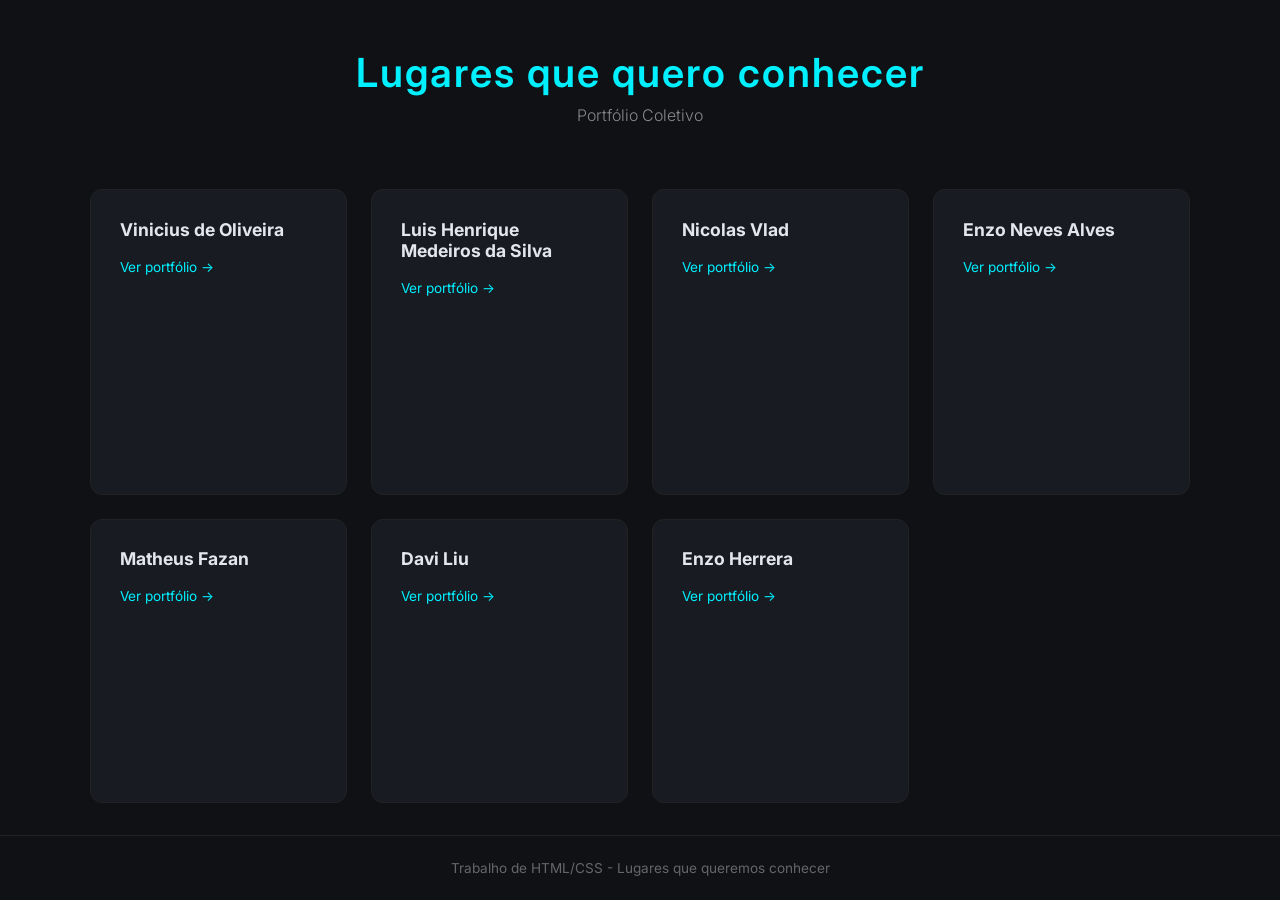
<file: index.html>
<!DOCTYPE html>
<html>
<head>
  <meta charset="UTF-8">
  <meta name="viewport" content="width=device-width, initial-scale=1.0">
  <link rel="stylesheet" href="style.css">
  <link href="https://fonts.googleapis.com/css2?family=Inter:wght@300;400;600&display=swap" rel="stylesheet">
  <title>Lugares que quero conhecer-Hub</title>
</head>

<body>
  <header class="header">
    <h1 class="logo">Lugares que quero conhecer</h1>
    <p class="subtitle">Portfólio Coletivo</p>
  </header>

  <main class="container">
    <section class="grid">

      <a class="card" href="./integrantes/viniciusDeOliveira/index.html">
        <h2>Vinicius de Oliveira</h2>
        <span>Ver portfólio -></span>
      </a>
      
      <a class="card" href="./integrantes/luis/index.html">
        <h2>Luis Henrique Medeiros da Silva</h2>
        <span>Ver portfólio -></span>
      </a>
      
      <a class="card" href="./integrantes/vlad/vlad.html">
        <h2>Nicolas Vlad</h2>
        <span>Ver portfólio -></span>
      </a>
      
      <a class="card" href="./integrantes/enzo neves/index.html">
        <h2>Enzo Neves Alves</h2>
        <span>Ver portfólio -></span>
      </a>
      
      <a class="card" href="./integrantes/matheusFazan/index.html">
        <h2>Matheus Fazan</h2>
        <span>Ver portfólio -></span>
      </a>

      <a class="card" href="./integrantes/Page-DaviLiu/davi.html">
        <h2>Davi Liu</h2>
        <span>Ver portfólio -></span>
      </a>

      <a class="card" href="./integrantes/EnzoHerrera/index.html">
        <h2>Enzo Herrera</h2>
        <span>Ver portfólio -></span>
      </a>
      
    </section>
  </main>

  <footer class="footer">
    <p>Trabalho de HTML/CSS - Lugares que queremos conhecer</p>
  </footer>
</body>
</html>
</file>
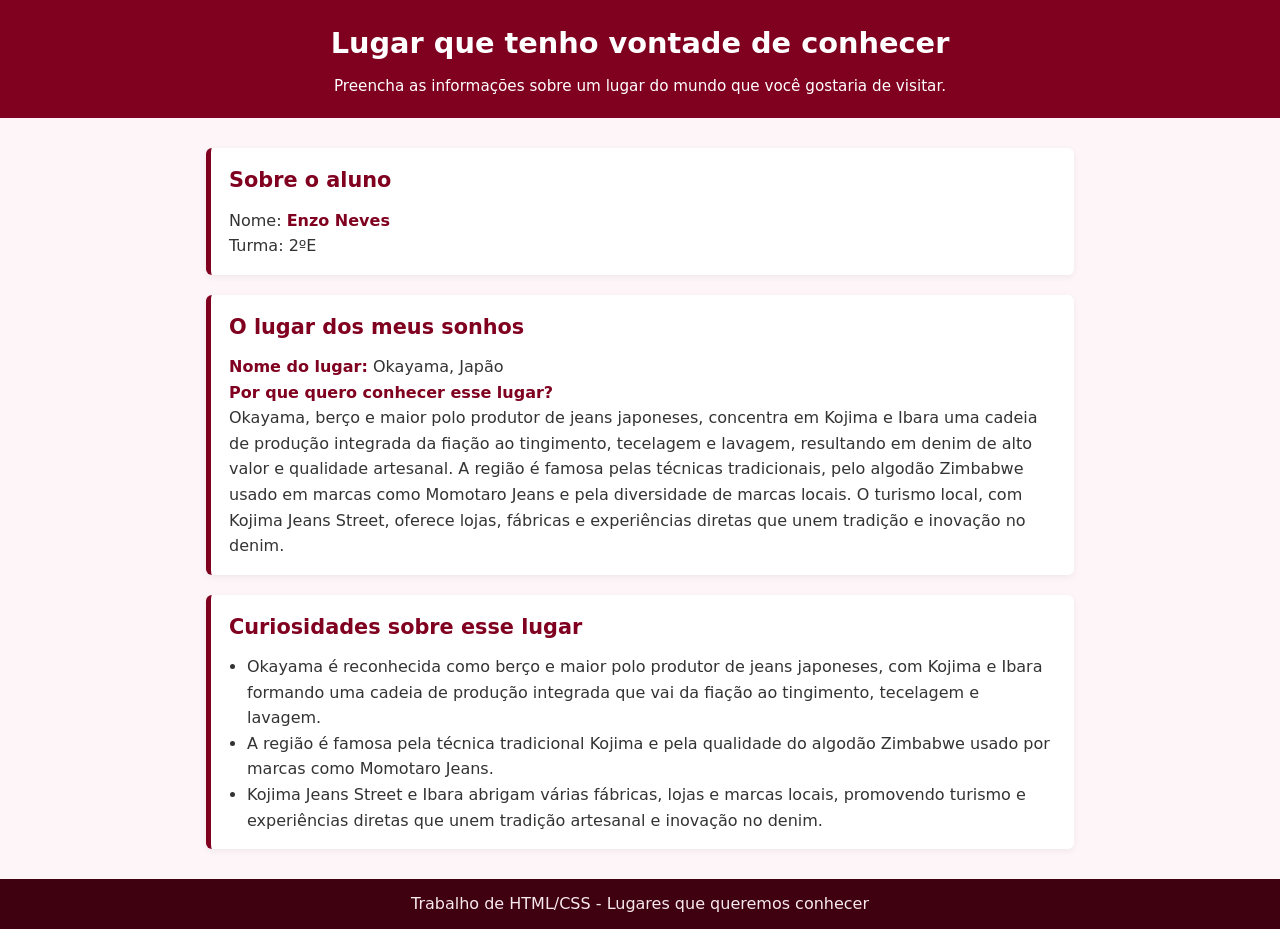
<file: integrantes/enzo neves/index.html>
<!DOCTYPE html>
<html lang="pt-BR">
<head>
    <meta charset="UTF-8">
    <title>Lugar que quero conhecer</title>
    <link rel="stylesheet" href="style.css">
</head>
<body>

<header>
    <h1>Lugar que tenho vontade de conhecer</h1>
    <p>Preencha as informações sobre um lugar do mundo que você gostaria de visitar.</p>
</header>

<main>
    <section id="aluno">
        <h2>Sobre o aluno</h2>
        <p>Nome: <strong>Enzo Neves</strong></p>
        <p>Turma: 2ºE</p>
    </section>

    <section id="lugar">
        <h2>O lugar dos meus sonhos</h2>
        <p><strong>Nome do lugar:</strong> Okayama, Japão</p>
        <p><strong>Por que quero conhecer esse lugar?</strong></p>
        <p>
            Okayama, berço e maior polo produtor de jeans japoneses, concentra em Kojima e Ibara uma cadeia de produção integrada da fiação ao tingimento, tecelagem e lavagem, resultando em denim de alto valor e qualidade artesanal. A região é famosa pelas técnicas tradicionais, pelo algodão Zimbabwe usado em marcas como Momotaro Jeans e pela diversidade de marcas locais. O turismo local, com Kojima Jeans Street, oferece lojas, fábricas e experiências diretas que unem tradição e inovação no denim.
        </p>
    </section>

    <section id="curiosidades">
        <h2>Curiosidades sobre esse lugar</h2>
        <ul>
            <li>Okayama é reconhecida como berço e maior polo produtor de jeans japoneses, com Kojima e Ibara formando uma cadeia de produção integrada que vai da fiação ao tingimento, tecelagem e lavagem.</li>
            <li>A região é famosa pela técnica tradicional Kojima e pela qualidade do algodão Zimbabwe usado por marcas como Momotaro Jeans.</li>
            <li>Kojima Jeans Street e Ibara abrigam várias fábricas, lojas e marcas locais, promovendo turismo e experiências diretas que unem tradição artesanal e inovação no denim.</li>
        </ul>
    </section>
</main>

<footer>
    <p>Trabalho de HTML/CSS - Lugares que queremos conhecer</p>
</footer>

</body>
</html>
</file>
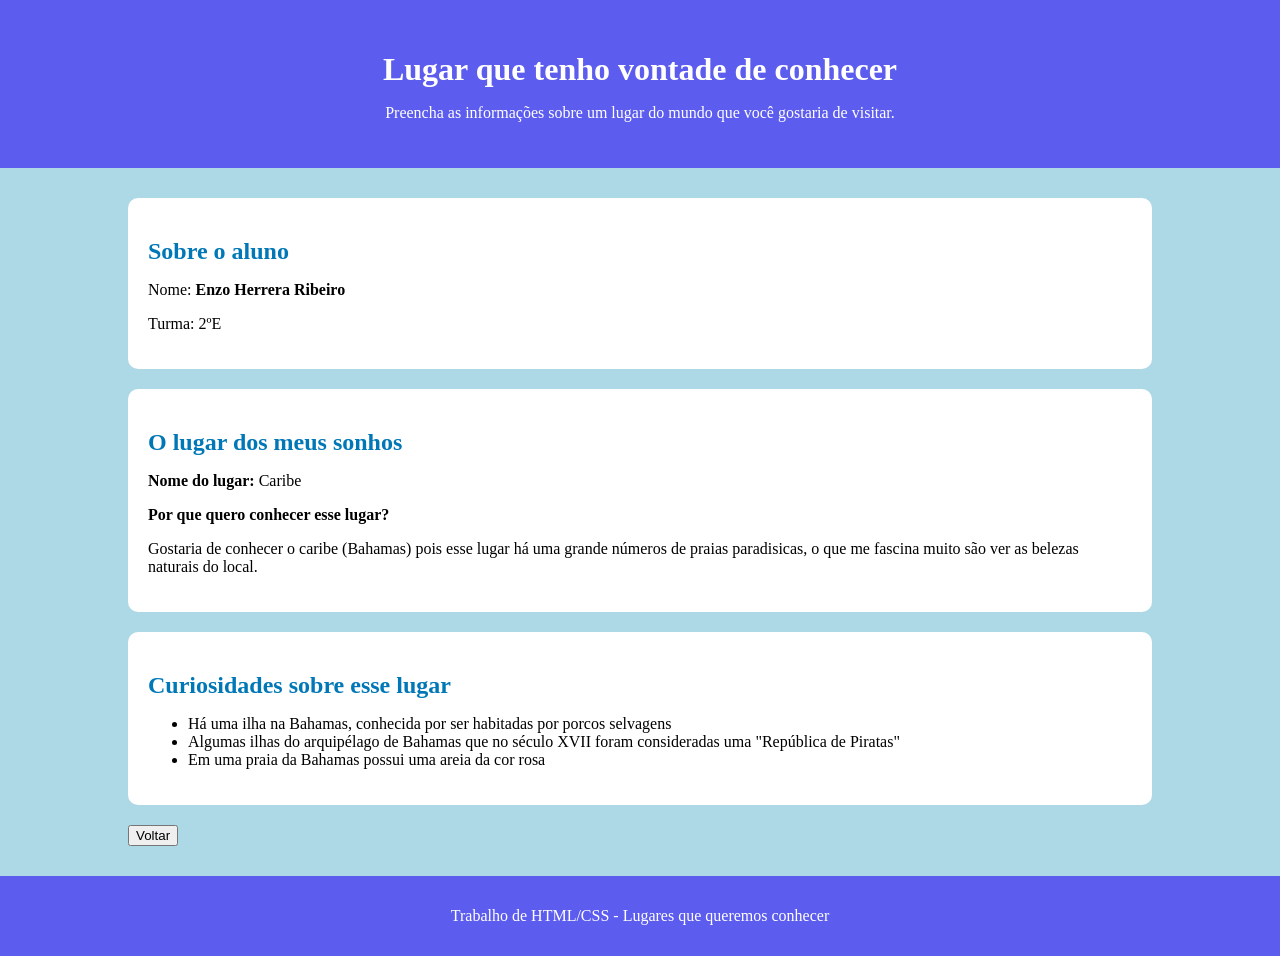
<file: integrantes/EnzoHerrera/index.html>
<!DOCTYPE html>
<html lang="pt-BR">
<head>
    <meta charset="UTF-8">
    <title>Lugar que quero conhecer</title>
    <link rel="stylesheet" href="style.css">
</head>
<body>

<header>
    <h1>Lugar que tenho vontade de conhecer</h1>
    <p>Preencha as informações sobre um lugar do mundo que você gostaria de visitar.</p>
</header>

<main>
    <section id="aluno">
        <h2>Sobre o aluno</h2>
        <p>Nome: <strong>Enzo Herrera Ribeiro</strong></p>
        <p>Turma: 2ºE</p>
    </section>

    <section id="lugar">
        <h2>O lugar dos meus sonhos</h2>
        <p><strong>Nome do lugar:</strong> Caribe</p>
        <p><strong>Por que quero conhecer esse lugar?</strong></p>
        <p>
            Gostaria de conhecer o caribe (Bahamas) pois esse lugar há uma grande números de praias paradisicas, o que me fascina muito são
            ver as belezas naturais do local. 
        </p>
    </section>

    <section id="curiosidades">
        <h2>Curiosidades sobre esse lugar</h2>
        <ul>
            <li>Há uma ilha na Bahamas, conhecida por ser habitadas por porcos selvagens</li>
            <li>Algumas ilhas do arquipélago de Bahamas que no século XVII foram consideradas uma "República de Piratas" </li>
            <li>Em uma praia da Bahamas possui uma areia da cor rosa</li>
        </ul>
    </section>
    <a href="../../index.html"><button>Voltar</button></a>
</main>

<footer>
    <p>Trabalho de HTML/CSS - Lugares que queremos conhecer</p>
</footer>

</body>
</html>
</file>
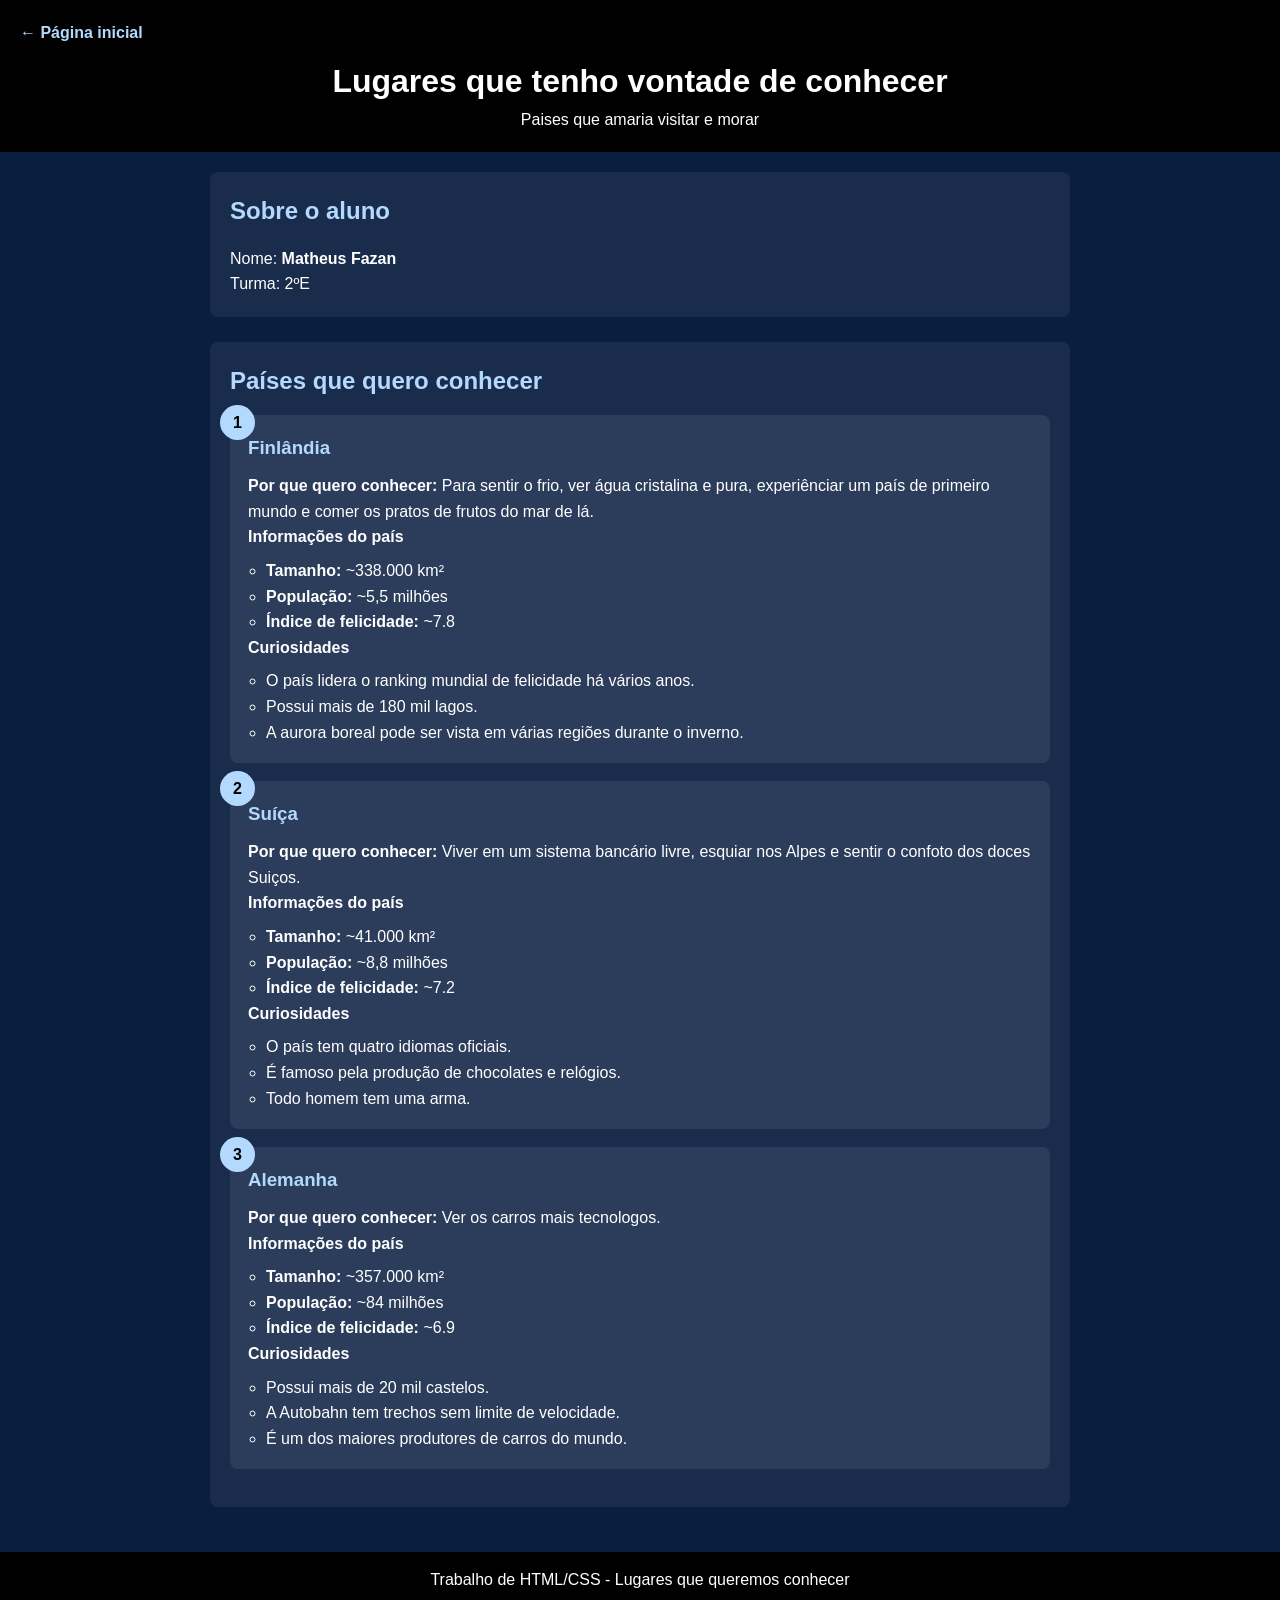
<file: integrantes/matheusFazan/index.html>
<!DOCTYPE html>
<html lang="pt-BR">
<head>
    <meta charset="UTF-8">
    <title>Lugares que quero conhecer</title>
    <link rel="stylesheet" href="style.css">
</head>
<body>

<header>
    <nav class="menu">
        <a href="../../index.html">← Página inicial</a>
    </nav>
    <h1>Lugares que tenho vontade de conhecer</h1>
    <p>Paises que amaria visitar e morar</p>
</header>

<main>

<section id="aluno">
    <h2>Sobre o aluno</h2>
    <p>Nome: <strong>Matheus Fazan</strong></p>
    <p>Turma: 2ºE</p>
</section>

<section id="lugares">
    <h2>Países que quero conhecer</h2>

    <ol class="lista-paises">

        <li class="pais">
            <h3>
                <a href="https://pt.wikipedia.org/wiki/Finl%C3%A2ndia" target="_blank">
                    Finlândia
                </a>
            </h3>

            <p><strong>Por que quero conhecer:</strong> Para sentir o frio, ver água cristalina e pura, experiênciar um país de primeiro mundo e comer os pratos de frutos do mar de lá.</p>

            <p><strong>Informações do país</strong></p>
            <ul>
                <li><strong>Tamanho:</strong> ~338.000 km²</li>
                <li><strong>População:</strong> ~5,5 milhões</li>
                <li><strong>Índice de felicidade:</strong> ~7.8</li>
            </ul>

            <p><strong>Curiosidades</strong></p>
            <ul>
                <li>O país lidera o ranking mundial de felicidade há vários anos.</li>
                <li>Possui mais de 180 mil lagos.</li>
                <li>A aurora boreal pode ser vista em várias regiões durante o inverno.</li>
            </ul>
        </li>

        <li class="pais">
            <h3>
                <a href="https://pt.wikipedia.org/wiki/Su%C3%AD%C3%A7a" target="_blank">
                    Suíça
                </a>
            </h3>

            <p><strong>Por que quero conhecer:</strong> Viver em um sistema bancário livre, esquiar nos Alpes e sentir o confoto dos doces Suiços.</p>

            <p><strong>Informações do país</strong></p>
            <ul>
                <li><strong>Tamanho:</strong> ~41.000 km²</li>
                <li><strong>População:</strong> ~8,8 milhões</li>
                <li><strong>Índice de felicidade:</strong> ~7.2</li>
            </ul>

            <p><strong>Curiosidades</strong></p>
            <ul>
                <li>O país tem quatro idiomas oficiais.</li>
                <li>É famoso pela produção de chocolates e relógios.</li>
                <li>Todo homem tem uma arma.</li>
            </ul>
        </li>

        <li class="pais">
            <h3>
                <a href="https://pt.wikipedia.org/wiki/Alemanha" target="_blank">
                    Alemanha
                </a>
            </h3>

            <p><strong>Por que quero conhecer:</strong> Ver os carros mais tecnologos.</p>

            <p><strong>Informações do país</strong></p>
            <ul>
                <li><strong>Tamanho:</strong> ~357.000 km²</li>
                <li><strong>População:</strong> ~84 milhões</li>
                <li><strong>Índice de felicidade:</strong> ~6.9</li>
            </ul>

            <p><strong>Curiosidades</strong></p>
            <ul>
                <li>Possui mais de 20 mil castelos.</li>
                <li>A Autobahn tem trechos sem limite de velocidade.</li>
                <li>É um dos maiores produtores de carros do mundo.</li>
            </ul>
        </li>

    </ol>

</section>

</main>

<footer>
    <p>Trabalho de HTML/CSS - Lugares que queremos conhecer</p>
</footer>

</body>
</html>
</file>
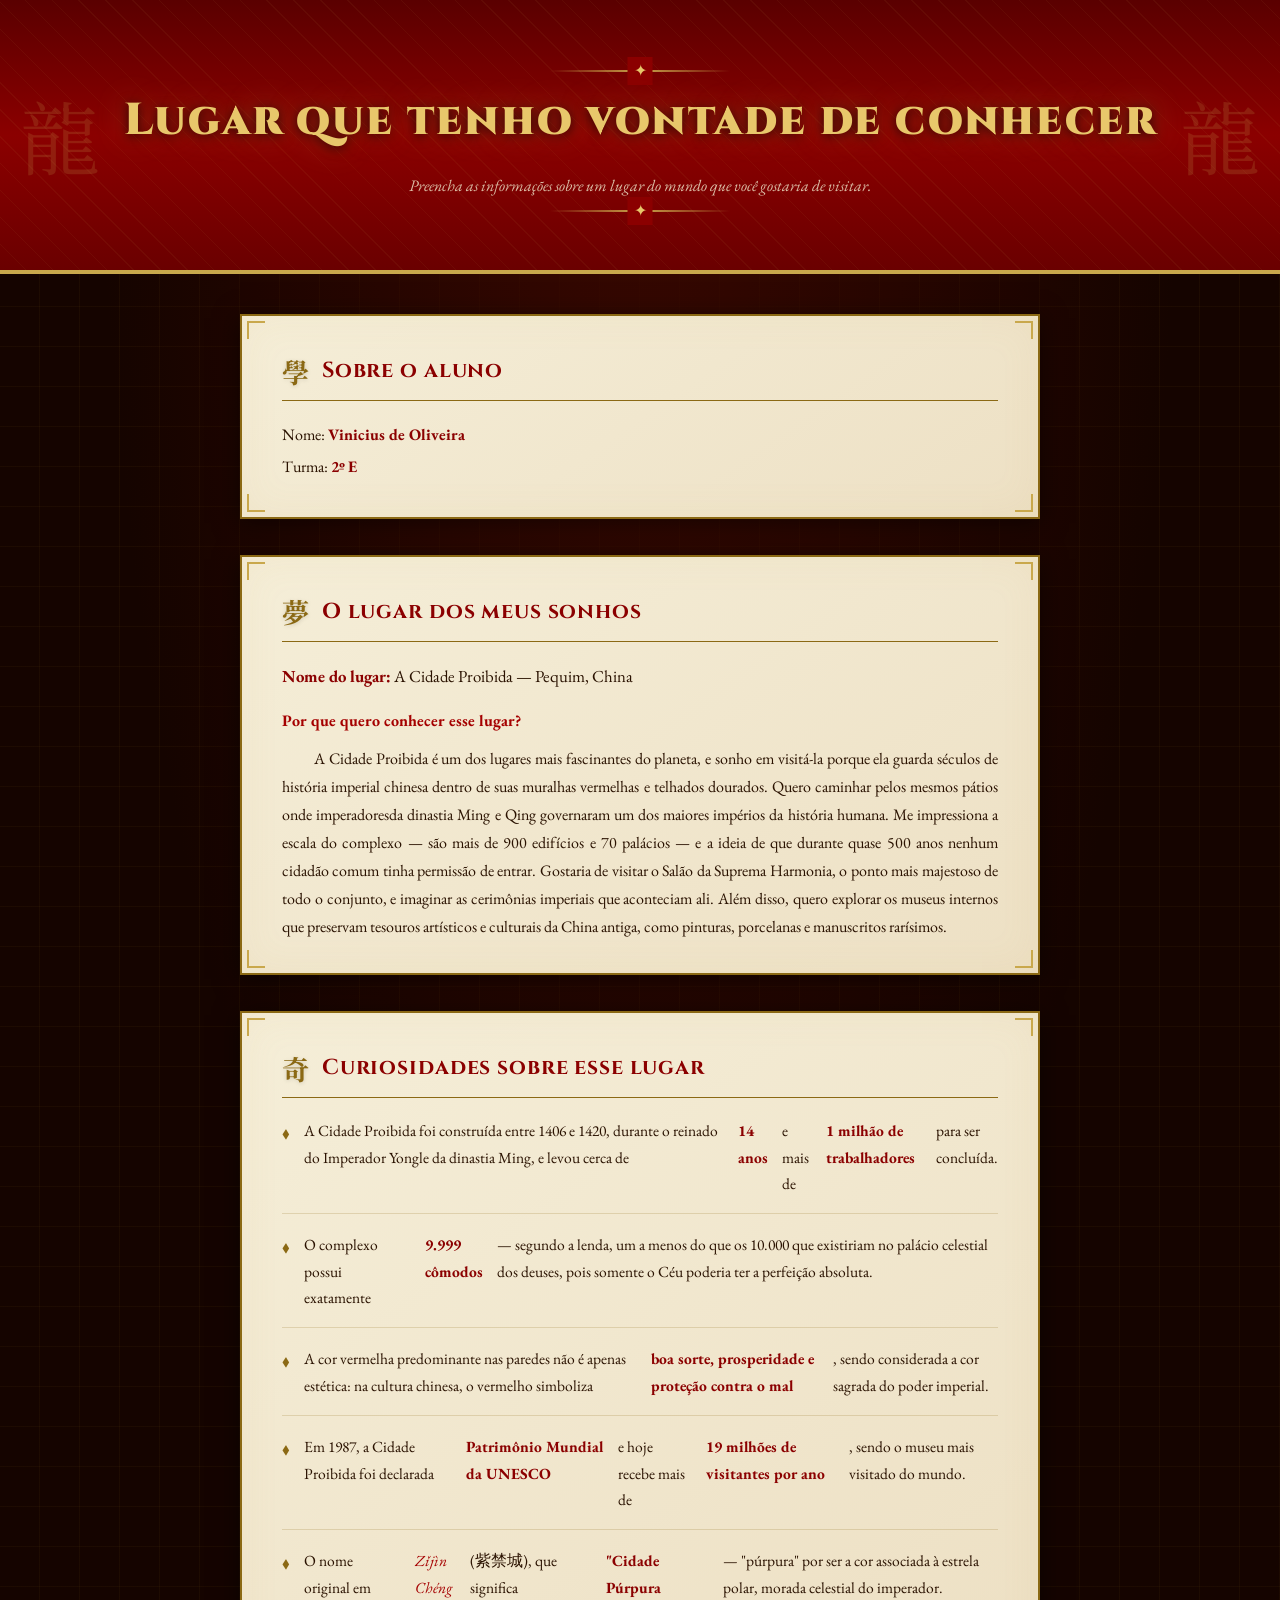
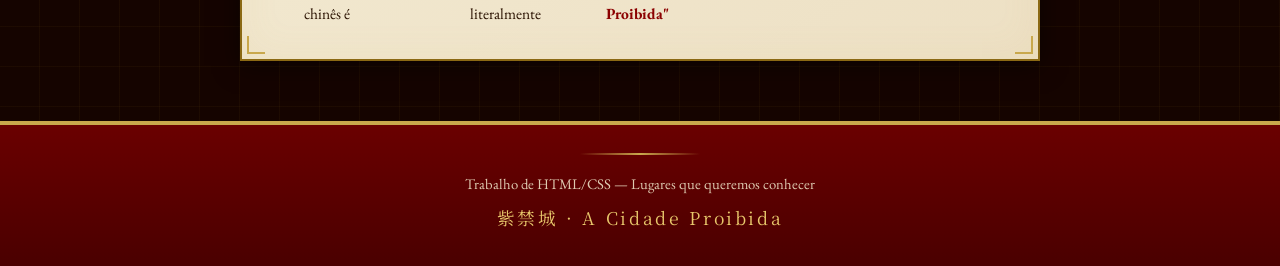
<file: integrantes/viniciusDeOliveira/index.html>
<!DOCTYPE html>
<html lang="pt-BR">
<head>
    <meta charset="UTF-8">
    <title>A Cidade Proibida - Lugar dos Sonhos</title>
    <link rel="stylesheet" href="assets/style/style.css">
    <link href="https://fonts.googleapis.com/css2?family=Noto+Serif+SC:wght@400;700&family=Cinzel:wght@400;700;900&family=EB+Garamond:ital,wght@0,400;0,600;1,400&display=swap" rel="stylesheet">
</head>
<body>

    <header>
        <div class="header-ornament top"></div>
        <div class="dragon-left">龍</div>
        <div class="dragon-right">龍</div>
        <h1>Lugar que tenho vontade de conhecer</h1>
        <p class="subtitle">Preencha as informações sobre um lugar do mundo que você gostaria de visitar.</p>
        <div class="header-ornament bottom"></div>
    </header>

    <main>
        <section id="aluno">
            <div class="section-border">
                <div class="corner tl"></div>
                <div class="corner tr"></div>
                <div class="corner bl"></div>
                <div class="corner br"></div>
                <h2><span class="han">學</span> Sobre o aluno</h2>
                <p>Nome: <strong>Vinicius de Oliveira</strong></p>
                <p>Turma: <strong>2º E</strong></p>
            </div>
        </section>

        <section id="lugar">
            <div class="section-border">
                <div class="corner tl"></div>
                <div class="corner tr"></div>
                <div class="corner bl"></div>
                <div class="corner br"></div>
                <h2><span class="han">夢</span> O lugar dos meus sonhos</h2>
                <p class="lugar-nome"><strong>Nome do lugar:</strong> A Cidade Proibida — Pequim, China</p>
                <p class="motivo-titulo"><strong>Por que quero conhecer esse lugar?</strong></p>
                <p class="motivo-texto">
                    A Cidade Proibida é um dos lugares mais fascinantes do planeta, e sonho em visitá-la porque ela guarda séculos de história imperial chinesa dentro de suas muralhas vermelhas e telhados dourados. Quero caminhar pelos mesmos pátios onde imperadoresda dinastia Ming e Qing governaram um dos maiores impérios da história humana. Me impressiona a escala do complexo — são mais de 900 edifícios e 70 palácios — e a ideia de que durante quase 500 anos nenhum cidadão comum tinha permissão de entrar. Gostaria de visitar o Salão da Suprema Harmonia, o ponto mais majestoso de todo o conjunto, e imaginar as cerimônias imperiais que aconteciam ali. Além disso, quero explorar os museus internos que preservam tesouros artísticos e culturais da China antiga, como pinturas, porcelanas e manuscritos rarísimos.
                </p>
            </div>
        </section>

        <section id="curiosidades">
            <div class="section-border">
                <div class="corner tl"></div>
                <div class="corner tr"></div>
                <div class="corner bl"></div>
                <div class="corner br"></div>
                <h2><span class="han">奇</span> Curiosidades sobre esse lugar</h2>
                <ul>
                    <li>
                        <span class="bullet-icon">◆</span>
                        A Cidade Proibida foi construída entre 1406 e 1420, durante o reinado do Imperador Yongle da dinastia Ming, e levou cerca de <strong>14 anos</strong> e mais de <strong>1 milhão de trabalhadores</strong> para ser concluída.
                    </li>
                    <li>
                        <span class="bullet-icon">◆</span>
                        O complexo possui exatamente <strong>9.999 cômodos</strong> — segundo a lenda, um a menos do que os 10.000 que existiriam no palácio celestial dos deuses, pois somente o Céu poderia ter a perfeição absoluta.
                    </li>
                    <li>
                        <span class="bullet-icon">◆</span>
                        A cor vermelha predominante nas paredes não é apenas estética: na cultura chinesa, o vermelho simboliza <strong>boa sorte, prosperidade e proteção contra o mal</strong>, sendo considerada a cor sagrada do poder imperial.
                    </li>
                    <li>
                        <span class="bullet-icon">◆</span>
                        Em 1987, a Cidade Proibida foi declarada <strong>Patrimônio Mundial da UNESCO</strong> e hoje recebe mais de <strong>19 milhões de visitantes por ano</strong>, sendo o museu mais visitado do mundo.
                    </li>
                    <li>
                        <span class="bullet-icon">◆</span>
                        O nome original em chinês é <em>Zǐjìn Chéng</em> (紫禁城), que significa literalmente <strong>"Cidade Púrpura Proibida"</strong> — "púrpura" por ser a cor associada à estrela polar, morada celestial do imperador.
                    </li>
                </ul>
            </div>
        </section>
    </main>

    <footer>
        <div class="footer-ornament"></div>
        <p>Trabalho de HTML/CSS — Lugares que queremos conhecer</p>
        <p class="footer-sub">紫禁城 · A Cidade Proibida</p>
    </footer>

</body>
</html>
</file>
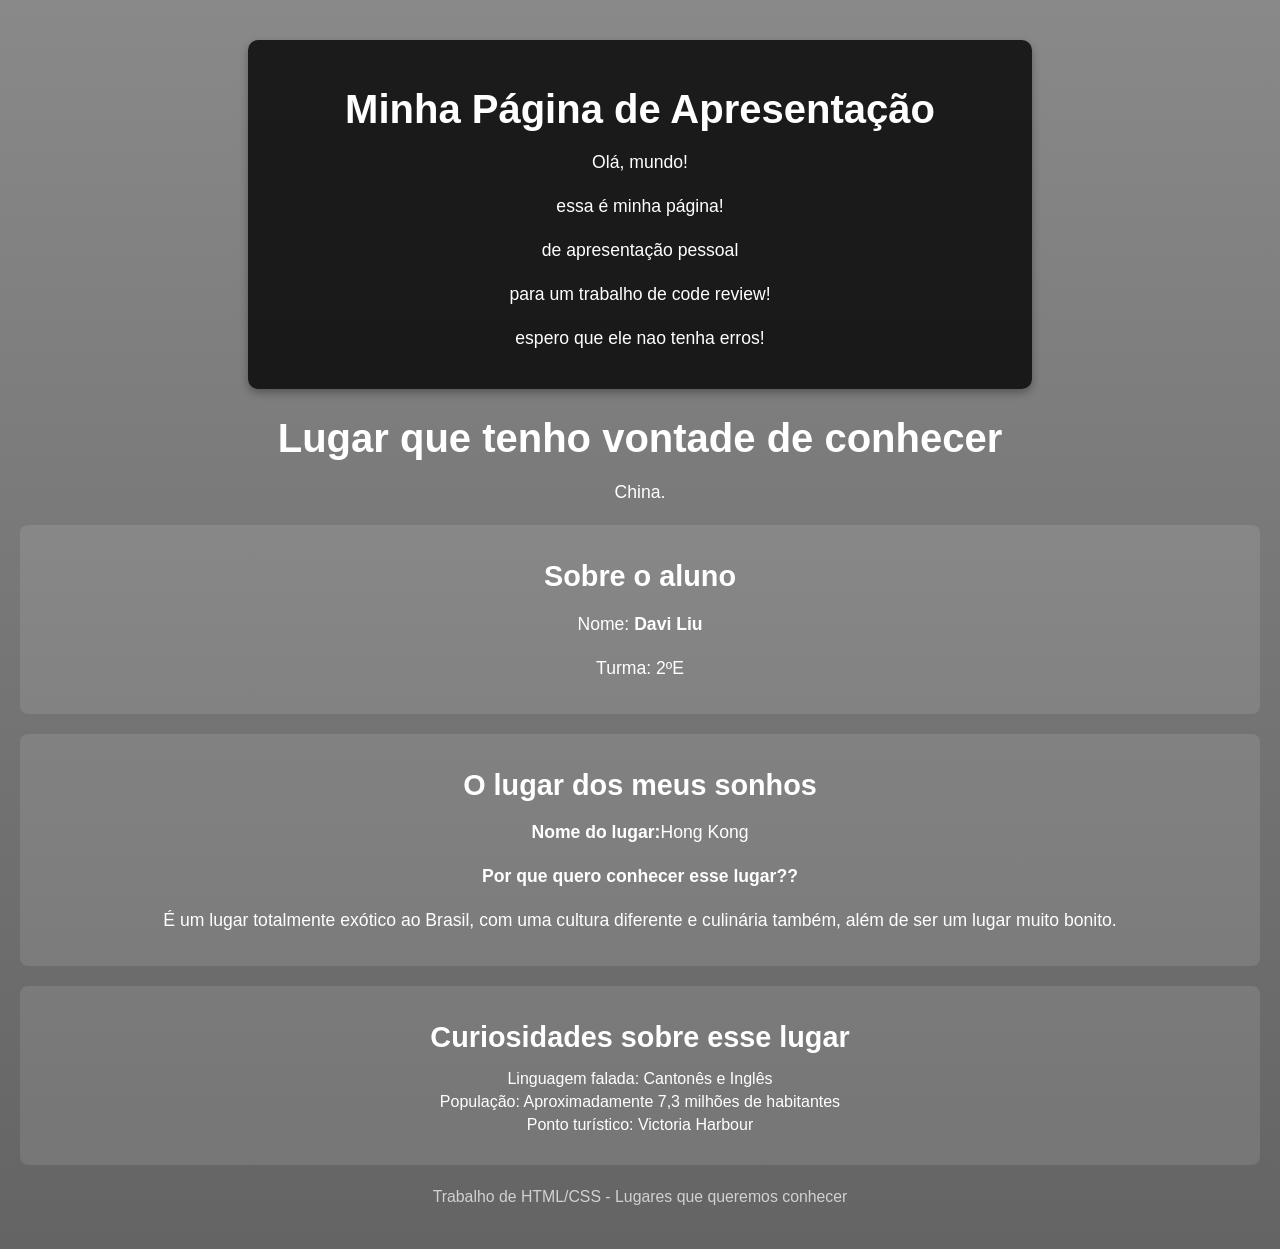
<file: integrantes/Page-DaviLiu/davi.html>
<!DOCTYPE html>
<html lang="en">
<head>
    <meta charset="UTF-8">
    <meta name="viewport" content="width=device-width, initial-scale=1.0">
    <link rel="stylesheet" href="davi.css">
    <title>Davi-Page</title>
</head>

<body>
    <div>
    <h1>Minha Página de Apresentação</h1>
    <p>Olá, mundo!</p>
    <p>essa é minha página!</p>
    <p>de apresentação pessoal</p>
    <p>para um trabalho de code review!</p>
    <p>espero que ele nao tenha erros!</p>
    </div>
<header>
    <h1>Lugar que tenho vontade de conhecer</h1>
    <p>China.</p>
</header>

<main>
    <section id="aluno">
        <h2>Sobre o aluno</h2>
        <p>Nome: <strong>Davi Liu</strong></p>
        <p>Turma: 2ºE</p>
    </section>

    <section id="lugar">
        <h2>O lugar dos meus sonhos</h2>
        <p><strong>Nome do lugar:</strong>Hong Kong</p>
        <p><strong>Por que quero conhecer esse lugar??</strong></p>
        <p>
            É um lugar totalmente exótico ao Brasil, com uma cultura diferente e culinária também, além de ser um lugar muito bonito.
        </p>
    </section>

    <section id="curiosidades">
        <h2>Curiosidades sobre esse lugar</h2>
        <ul>
            <li>Linguagem falada: Cantonês e Inglês</li>
            <li>População: Aproximadamente 7,3 milhões de habitantes</li>
            <li>Ponto turístico: Victoria Harbour</li>
        </ul>
    </section>
</main>

<footer>
    <p>Trabalho de HTML/CSS - Lugares que queremos conhecer</p>
</footer>

</html>
</file>
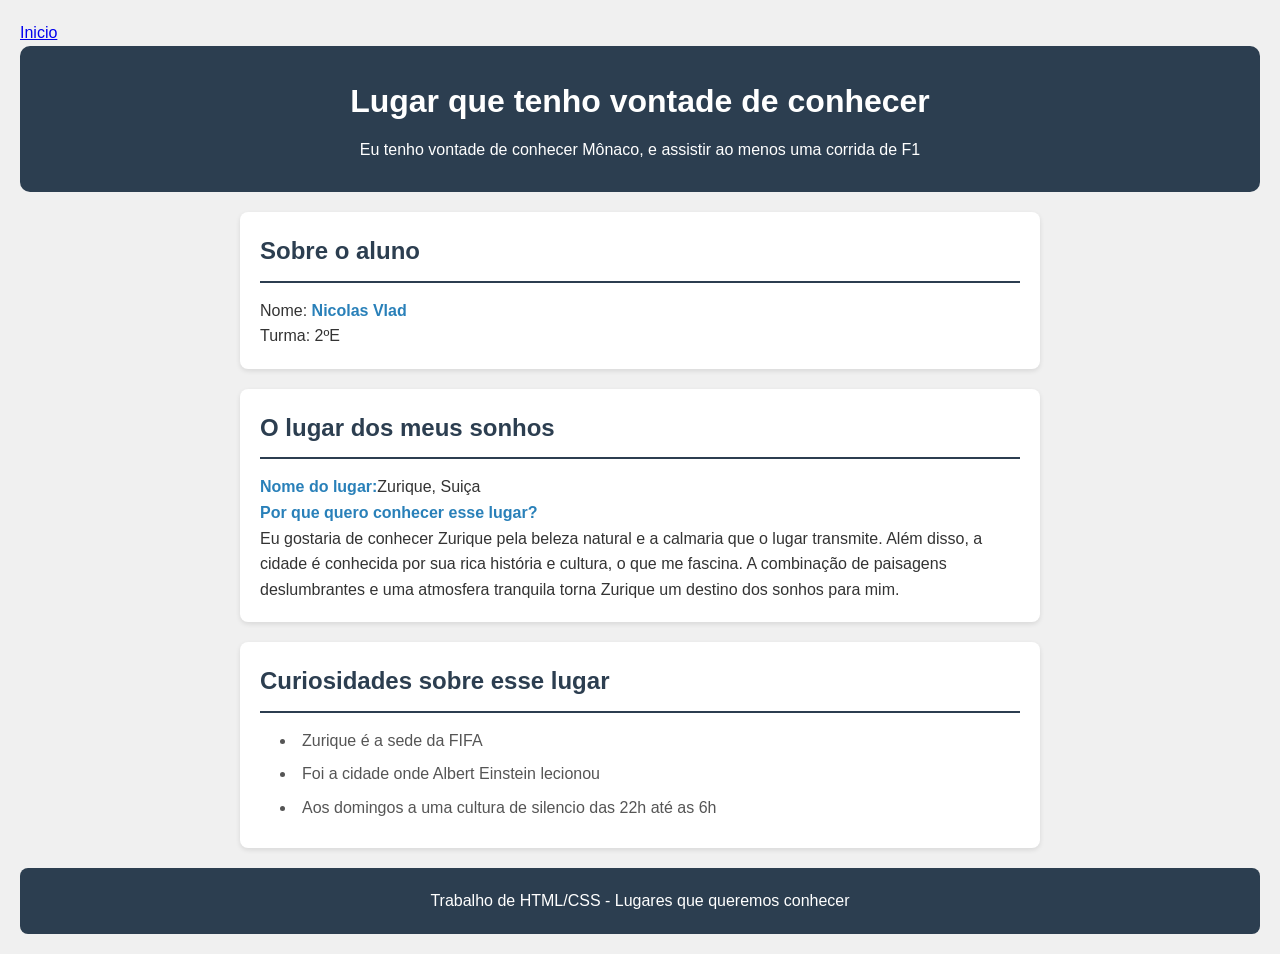
<file: integrantes/vlad/vlad.html>
<!DOCTYPE html>
<html lang="pt-BR">
<head>
    <meta charset="UTF-8">
    <title>Lugar que quero conhecer</title>
    <link rel="stylesheet" href="vlad.css">
</head>
<body>
    <a href="../../index.html">Inicio</a>

<header>
    <h1>Lugar que tenho vontade de conhecer</h1>
    <p>Eu tenho vontade de conhecer Mônaco, e assistir ao menos uma corrida de F1</p>
</header>

<main>
    <section id="aluno">
        <h2>Sobre o aluno</h2>
        <p>Nome: <strong>Nicolas Vlad</strong></p>
        <p>Turma: 2ºE</p>
    </section>

    <section id="lugar">
        <h2>O lugar dos meus sonhos</h2>
        <p><strong>Nome do lugar:</strong>Zurique, Suiça</p>
        <p><strong>Por que quero conhecer esse lugar?</strong></p>
        <p>
            Eu gostaria de conhecer Zurique pela beleza natural e a calmaria que o lugar transmite. Além disso, a cidade é conhecida por sua rica história e cultura, o que me fascina. A combinação de paisagens deslumbrantes e uma atmosfera tranquila torna Zurique um destino dos sonhos para mim.
        </p>
    </section>

    <section id="curiosidades">
        <h2>Curiosidades sobre esse lugar</h2>
        <ul>
            <li>Zurique é a sede da FIFA</li>
            <li>Foi a cidade onde Albert Einstein lecionou</li>
            <li>Aos domingos a uma cultura de silencio das 22h até as 6h</li>
        </ul>
    </section>
</main>

<footer>
    <p>Trabalho de HTML/CSS - Lugares que queremos conhecer</p>
</footer>

</body>
</html>
</file>
<file: style.css>
* {
  margin: 0;
  padding: 0;
  box-sizing: border-box;
}

body {
  font-family: 'Inter', sans-serif;
  background: #0f1115;
  color: #e4e6eb;
  min-height: 100vh;
  display: flex;
  flex-direction: column;
}

.header {
  text-align: center;
  padding: 3rem 1rem 2rem;
}

.logo {
  font-size: 2.5rem;
  font-weight: 600;
  letter-spacing: 2px;
  color: #00f0ff;
}

.subtitle {
  font-weight: 300;
  color: #888;
  margin-top: 0.5rem;
}

.container {
  flex: 1;
  display: flex;
  justify-content: center;
  padding: 2rem;
}

.grid {
  display: grid;
  grid-template-columns: repeat(auto-fit, minmax(250px, 1fr));
  gap: 1.5rem;
  width: 100%;
  max-width: 1100px;
}

.card {
  background: #181b22;
  padding: 1.8rem;
  border-radius: 12px;
  text-decoration: none;
  color: inherit;
  border: 1px solid #222;
  transition: all 0.3s ease;
}

.card h2 {
  font-size: 1.1rem;
  margin-bottom: 1rem;
}

.card span {
  font-size: 0.85rem;
  color: #00f0ff;
}

.card:hover {
  transform: translateY(-5px);
  border: 1px solid #00f0ff;
  box-shadow: 0 0 15px rgba(0, 240, 255, 0.2);
}

.footer {
  text-align: center;
  padding: 1.5rem;
  font-size: 0.85rem;
  color: #666;
  border-top: 1px solid #222;
}
</file>
<file: integrantes/enzo neves/style.css>
* {
    margin: 0;
    padding: 0;
    box-sizing: border-box;
    font-family: system-ui, -apple-system, BlinkMacSystemFont, 'Segoe UI', Roboto, Oxygen, Ubuntu, Cantarell, 'Open Sans', 'Helvetica Neue', sans-serif;
}

body {
    background-color: #fdf5f7;
    color: #333;
    line-height: 1.6;
}

header {
    background-color: #800020;
    color: #ffffff;
    padding: 20px;
    text-align: center;
}

header h1 {
    font-size: 1.8rem;
    margin-bottom: 8px;
}

header p {
    font-size: 0.95rem;
}

main {
    max-width: 900px;
    margin: 30px auto;
    padding: 0 16px;
}

section {
    background-color: #ffffff;
    border-left: 5px solid #800020;
    border-radius: 6px;
    padding: 16px 18px;
    margin-bottom: 20px;
    box-shadow: 0 2px 6px rgba(0, 0, 0, 0.06);
}

section h2 {
    color: #800020;
    margin-bottom: 10px;
    font-size: 1.3rem;
}

strong {
    color: #800020;
}

ul {
    padding-left: 18px;
}

footer {
    text-align: center;
    padding: 12px 16px;
    background-color: #3f0010;
    color: #f8e9ee;
}
</file>
<file: integrantes/EnzoHerrera/style.css>
body {
    margin: 0;
    padding: 0;
    box-sizing: border-box;
    background-color: lightblue;
}

header {
    background-color: rgb(92, 92, 239);
    color: white;
    text-align: center;
    padding: 30px;
}

header h1 {
    margin-bottom: 10px;
}

main {
    width: 80%;
    margin: 30px auto;
}

section {
    background: white;
    padding: 20px;
    margin-bottom: 20px;
    border-radius: 10px;
}

section h2 {
    color: #0077b6;
    margin-bottom: 10px;
}

footer {
    background-color: rgb(92, 92, 239);
    color: white;
    text-align: center;
    padding: 15px;
    margin-top: 30px;
}
</file>
<file: integrantes/matheusFazan/style.css>
*{
    margin:0;
    padding:0;
    box-sizing:border-box;
    font-family: Arial, Helvetica, sans-serif;
}

body{
    background:#0a1e40;
    color:white;
    line-height:1.6;
}


header{
    background:black;
    text-align:center;
    padding:20px;
}

.menu{
    text-align:left;
    margin-bottom:10px;
}

.menu a{
    color:#b3d9ff;
    text-decoration:none;
    font-weight:bold;
}

.menu a:hover{
    text-decoration:underline;
}


main{
    max-width:900px;
    margin:auto;
    padding:20px;
}

section{
    background:#ffffff10;
    padding:20px;
    margin-bottom:25px;
    border-radius:8px;
}

h2{
    color:#b3d9ff;
    margin-bottom:15px;
}


.lista-paises{
    list-style:none;
    counter-reset: ranking;
}


.pais{
    counter-increment: ranking;
    background:#ffffff15;
    padding:18px;
    margin-bottom:18px;
    border-radius:8px;
    position:relative;

    transition: transform 0.25s ease, box-shadow 0.25s ease, background 0.25s ease;
}


.pais::before{
    content: counter(ranking);
    position:absolute;
    top:-10px;
    left:-10px;
    background:#b3d9ff;
    color:black;
    width:35px;
    height:35px;
    border-radius:50%;
    display:flex;
    align-items:center;
    justify-content:center;
    font-weight:bold;

    transition: transform 0.25s ease, background 0.25s ease;
}


.pais:hover{
    transform: translateY(-6px) scale(1.01);
    background:#ffffff22;
    box-shadow: 0 10px 30px rgba(0,0,0,0.45);
}

.pais:hover::before{
    background:white;
    transform: scale(1.1);
}

.pais h3{
    color:#b3d9ff;
    margin-bottom:10px;
}

.pais ul{
    margin-top:8px;
    margin-left:18px;
}


.pais a{
    text-decoration:none;
    color:#b3d9ff;
    transition: color 0.2s ease;
}

.pais a:hover{
    text-decoration:underline;
    color:white;
}


footer{
    background:black;
    text-align:center;
    padding:15px;
}
</file>
<file: integrantes/viniciusDeOliveira/assets/style/style.css>
/* ===== RESET & BASE ===== */
*, *::before, *::after {
    box-sizing: border-box;
    margin: 0;
    padding: 0;
}

/* ===== CSS VARIABLES ===== */
:root {
    --crimson:     #8B0000;
    --crimson-mid: #A50000;
    --crimson-lt:  #C41E3A;
    --gold:        #C9A84C;
    --gold-bright: #E8C76B;
    --gold-dark:   #8B6914;
    --ivory:       #F5EED8;
    --parchment:   #EDE0C4;
    --ink:         #1A0A00;
    --shadow:      rgba(0,0,0,0.55);
}

/* ===== BACKGROUND ===== */
body {
    background-color: #150400;
    background-image:
        radial-gradient(ellipse at 50% 0%, #3a0800 0%, transparent 60%),
        repeating-linear-gradient(
            0deg,
            transparent,
            transparent 39px,
            rgba(139,105,20,0.07) 39px,
            rgba(139,105,20,0.07) 40px
        ),
        repeating-linear-gradient(
            90deg,
            transparent,
            transparent 39px,
            rgba(139,105,20,0.07) 39px,
            rgba(139,105,20,0.07) 40px
        );
    color: var(--ink);
    font-family: 'EB Garamond', Georgia, serif;
    font-size: 18px;
    line-height: 1.75;
    min-height: 100vh;
    overflow-x: hidden;
}

/* ===== LANTERNS ===== */
.lantern-left,
.lantern-right {
    position: fixed;
    top: -10px;
    width: 28px;
    height: 70px;
    border-radius: 50% 50% 55% 55% / 35% 35% 65% 65%;
    z-index: 0;
    animation: sway 4s ease-in-out infinite;
}

.lantern-left {
    left: 32px;
    background: radial-gradient(ellipse at 50% 40%, #ff6b00, #cc2200);
    box-shadow: 0 0 24px 8px rgba(255,80,0,0.5), 0 0 60px 20px rgba(255,50,0,0.2);
    animation-delay: 0s;
}

.lantern-right {
    right: 32px;
    background: radial-gradient(ellipse at 50% 40%, #ff6b00, #cc2200);
    box-shadow: 0 0 24px 8px rgba(255,80,0,0.5), 0 0 60px 20px rgba(255,50,0,0.2);
    animation-delay: -2s;
}

.lantern-left::before,
.lantern-right::before {
    content: '';
    position: absolute;
    top: -12px;
    left: 50%;
    transform: translateX(-50%);
    width: 2px;
    height: 14px;
    background: var(--gold);
}

.lantern-left::after,
.lantern-right::after {
    content: '';
    position: absolute;
    bottom: -10px;
    left: 50%;
    transform: translateX(-50%);
    width: 1px;
    height: 14px;
    background: var(--gold-dark);
}

@keyframes sway {
    0%, 100% { transform: rotate(-6deg); }
    50%       { transform: rotate(6deg); }
}

/* ===== HEADER ===== */
header {
    position: relative;
    text-align: center;
    padding: 60px 24px 48px;
    background:
        linear-gradient(180deg, #5a0000 0%, #8B0000 50%, #6a0000 100%);
    border-bottom: 4px solid var(--gold);
    overflow: hidden;
    animation: fadeDown 1s ease both;
}

header::before {
    content: '';
    position: absolute;
    inset: 0;
    background:
        repeating-linear-gradient(
            45deg,
            transparent,
            transparent 18px,
            rgba(201,168,76,0.06) 18px,
            rgba(201,168,76,0.06) 19px
        );
    pointer-events: none;
}

.dragon-left,
.dragon-right {
    position: absolute;
    top: 50%;
    transform: translateY(-50%);
    font-size: 5rem;
    color: rgba(201,168,76,0.18);
    font-family: 'Noto Serif SC', serif;
    user-select: none;
    animation: float 5s ease-in-out infinite;
}
.dragon-left  { left: 20px; animation-delay: 0s; }
.dragon-right { right: 20px; animation-delay: -2.5s; }

@keyframes float {
    0%, 100% { transform: translateY(-50%) translateX(0); }
    50%       { transform: translateY(-52%) translateX(4px); }
}

header h1 {
    font-family: 'Cinzel', serif;
    font-weight: 900;
    font-size: clamp(1.6rem, 4vw, 2.8rem);
    color: var(--gold-bright);
    text-shadow: 0 2px 12px rgba(0,0,0,0.7), 0 0 30px rgba(201,168,76,0.4);
    letter-spacing: 0.04em;
    position: relative;
}

.subtitle {
    margin-top: 12px;
    color: var(--parchment);
    font-style: italic;
    font-size: 1rem;
    opacity: 0.85;
    position: relative;
}

/* Header ornaments */
.header-ornament {
    width: 180px;
    height: 2px;
    background: linear-gradient(90deg, transparent, var(--gold), transparent);
    margin: 10px auto;
    position: relative;
}
.header-ornament::after {
    content: '✦';
    position: absolute;
    left: 50%;
    top: 50%;
    transform: translate(-50%, -50%);
    color: var(--gold-bright);
    font-size: 1rem;
    background: var(--crimson);
    padding: 0 6px;
}

/* ===== MAIN ===== */
main {
    max-width: 840px;
    margin: 0 auto;
    padding: 40px 20px 60px;
    position: relative;
    z-index: 1;
    display: flex;
    flex-direction: column;
    gap: 36px;
    animation: fadeUp 1.1s ease both;
    animation-delay: 0.2s;
}

/* ===== SECTIONS ===== */
section {
    animation: fadeUp 0.9s ease both;
}
#aluno       { animation-delay: 0.3s; }
#lugar       { animation-delay: 0.5s; }
#curiosidades{ animation-delay: 0.7s; }

.section-border {
    position: relative;
    background:
        linear-gradient(145deg, var(--ivory) 0%, var(--parchment) 100%);
    border: 2px solid var(--gold-dark);
    padding: 36px 40px 32px;
    box-shadow:
        0 4px 24px rgba(0,0,0,0.5),
        inset 0 0 40px rgba(201,168,76,0.08);
}

/* Corner ornaments */
.corner {
    position: absolute;
    width: 18px;
    height: 18px;
    border-color: var(--gold);
    border-style: solid;
}
.corner.tl { top: 5px; left: 5px;  border-width: 2px 0 0 2px; }
.corner.tr { top: 5px; right: 5px; border-width: 2px 2px 0 0; }
.corner.bl { bottom: 5px; left: 5px;  border-width: 0 0 2px 2px; }
.corner.br { bottom: 5px; right: 5px; border-width: 0 2px 2px 0; }

/* ===== SECTION HEADINGS ===== */
h2 {
    font-family: 'Cinzel', serif;
    font-size: 1.35rem;
    font-weight: 700;
    color: var(--crimson);
    border-bottom: 1.5px solid var(--gold-dark);
    padding-bottom: 10px;
    margin-bottom: 20px;
    display: flex;
    align-items: center;
    gap: 12px;
    letter-spacing: 0.04em;
}

.han {
    font-family: 'Noto Serif SC', serif;
    font-size: 1.7rem;
    color: var(--gold-dark);
    line-height: 1;
    text-shadow: 0 1px 4px rgba(0,0,0,0.15);
}

/* ===== ALUNO SECTION ===== */
#aluno p {
    font-size: 1rem;
    color: #2a1200;
    margin-bottom: 4px;
}
#aluno strong {
    color: var(--crimson);
}

/* ===== LUGAR SECTION ===== */
.lugar-nome {
    font-size: 1.05rem;
    color: #2a1200;
    margin-bottom: 16px;
}
.lugar-nome strong {
    color: var(--crimson);
}

.motivo-titulo {
    font-size: 1rem;
    color: var(--crimson-mid);
    font-weight: 600;
    margin-bottom: 10px;
}

.motivo-texto {
    color: #2a1200;
    font-size: 1rem;
    text-align: justify;
    text-indent: 2em;
    hyphens: auto;
}

/* ===== CURIOSIDADES SECTION ===== */
ul {
    list-style: none;
    display: flex;
    flex-direction: column;
    gap: 18px;
}

ul li {
    display: flex;
    gap: 14px;
    align-items: flex-start;
    font-size: 0.97rem;
    color: #2a1200;
    line-height: 1.7;
    padding-bottom: 16px;
    border-bottom: 1px solid rgba(139,105,20,0.2);
}

ul li:last-child {
    border-bottom: none;
    padding-bottom: 0;
}

.bullet-icon {
    color: var(--gold-dark);
    font-size: 0.7rem;
    flex-shrink: 0;
    margin-top: 6px;
}

ul li strong {
    color: var(--crimson);
}

ul li em {
    color: var(--crimson-mid);
}

/* ===== FOOTER ===== */
footer {
    text-align: center;
    padding: 28px 20px 32px;
    background: linear-gradient(180deg, #6a0000 0%, #4a0000 100%);
    border-top: 4px solid var(--gold);
    position: relative;
}

footer p {
    color: var(--parchment);
    font-size: 0.92rem;
    opacity: 0.9;
}

.footer-sub {
    font-family: 'Noto Serif SC', serif;
    font-size: 1.1rem !important;
    color: var(--gold-bright) !important;
    opacity: 1 !important;
    margin-top: 6px;
    letter-spacing: 0.15em;
}

.footer-ornament {
    width: 120px;
    height: 2px;
    background: linear-gradient(90deg, transparent, var(--gold), transparent);
    margin: 0 auto 16px;
}

/* ===== ANIMATIONS ===== */
@keyframes fadeDown {
    from { opacity: 0; transform: translateY(-20px); }
    to   { opacity: 1; transform: translateY(0); }
}

@keyframes fadeUp {
    from { opacity: 0; transform: translateY(24px); }
    to   { opacity: 1; transform: translateY(0); }
}

/* ===== RESPONSIVO ===== */
@media (max-width: 600px) {
    .section-border {
        padding: 28px 22px 24px;
    }

    .dragon-left,
    .dragon-right {
        font-size: 3rem;
        opacity: 0.5;
    }

    .lantern-left  { left: 8px; }
    .lantern-right { right: 8px; }

    header h1 {
        font-size: 1.4rem;
    }
}
</file>
<file: integrantes/Page-DaviLiu/davi.css>
body{
    background: linear-gradient(to bottom, rgb(137, 137, 137), rgb(100, 100, 100));
    color: white;
    font-family: Arial, Helvetica, sans-serif;
    text-align: center;
    padding: 20px;
    margin: 0;
}

div{
    background-color: rgba(0, 0, 0, 0.8);
    border-radius: 10px;
    width: 60%;
    margin: 20px auto;
    padding: 20px;
    box-shadow: 0 4px 8px rgba(0, 0, 0, 0.3);
}

h1 {
    font-size: 2.5em;
    margin-bottom: 10px;
}

h2 {
    font-size: 1.8em;
    margin-top: 20px;
    margin-bottom: 10px;
}

p {
    font-size: 1.1em;
    line-height: 1.5;
}

section {
    margin: 20px 0;
    padding: 15px;
    background-color: rgba(255, 255, 255, 0.1);
    border-radius: 8px;
}

ul {
    list-style-type: none;
    padding: 0;
}

li {
    margin: 5px 0;
    font-size: 1em;
}

header, footer {
    margin: 20px 0;
}

footer {
    font-size: 0.9em;
    opacity: 0.7;
}
</file>
<file: integrantes/vlad/vlad.css>
* {
    margin: 0;
    padding: 0;
    box-sizing: border-box;
}

body {
    font-family: Arial, sans-serif;
    line-height: 1.6;
    background-color: #f0f0f0;
    color: #333;
    padding: 20px;
}

header {
    background-color: #2c3e50;
    color: white;
    padding: 30px;
    text-align: center;
    border-radius: 10px;
    margin-bottom: 20px;
}

header h1 {
    font-size: 2em;
    margin-bottom: 10px;
}

main {
    max-width: 800px;
    margin: 0 auto;
}

section {
    background-color: white;
    padding: 20px;
    margin-bottom: 20px;
    border-radius: 8px;
    box-shadow: 0 2px 5px rgba(0,0,0,0.1);
}

h2 {
    color: #2c3e50;
    border-bottom: 2px solid #2c3e50;
    padding-bottom: 10px;
    margin-bottom: 15px;
}

ul {
    list-style-position: inside;
    padding-left: 20px;
}

li {
    margin-bottom: 8px;
    color: #555;
}

footer {
    text-align: center;
    padding: 20px;
    background-color: #2c3e50;
    color: white;
    border-radius: 8px;
    margin-top: 20px;
}

strong {
    color: #2980b9;
}
</file>
